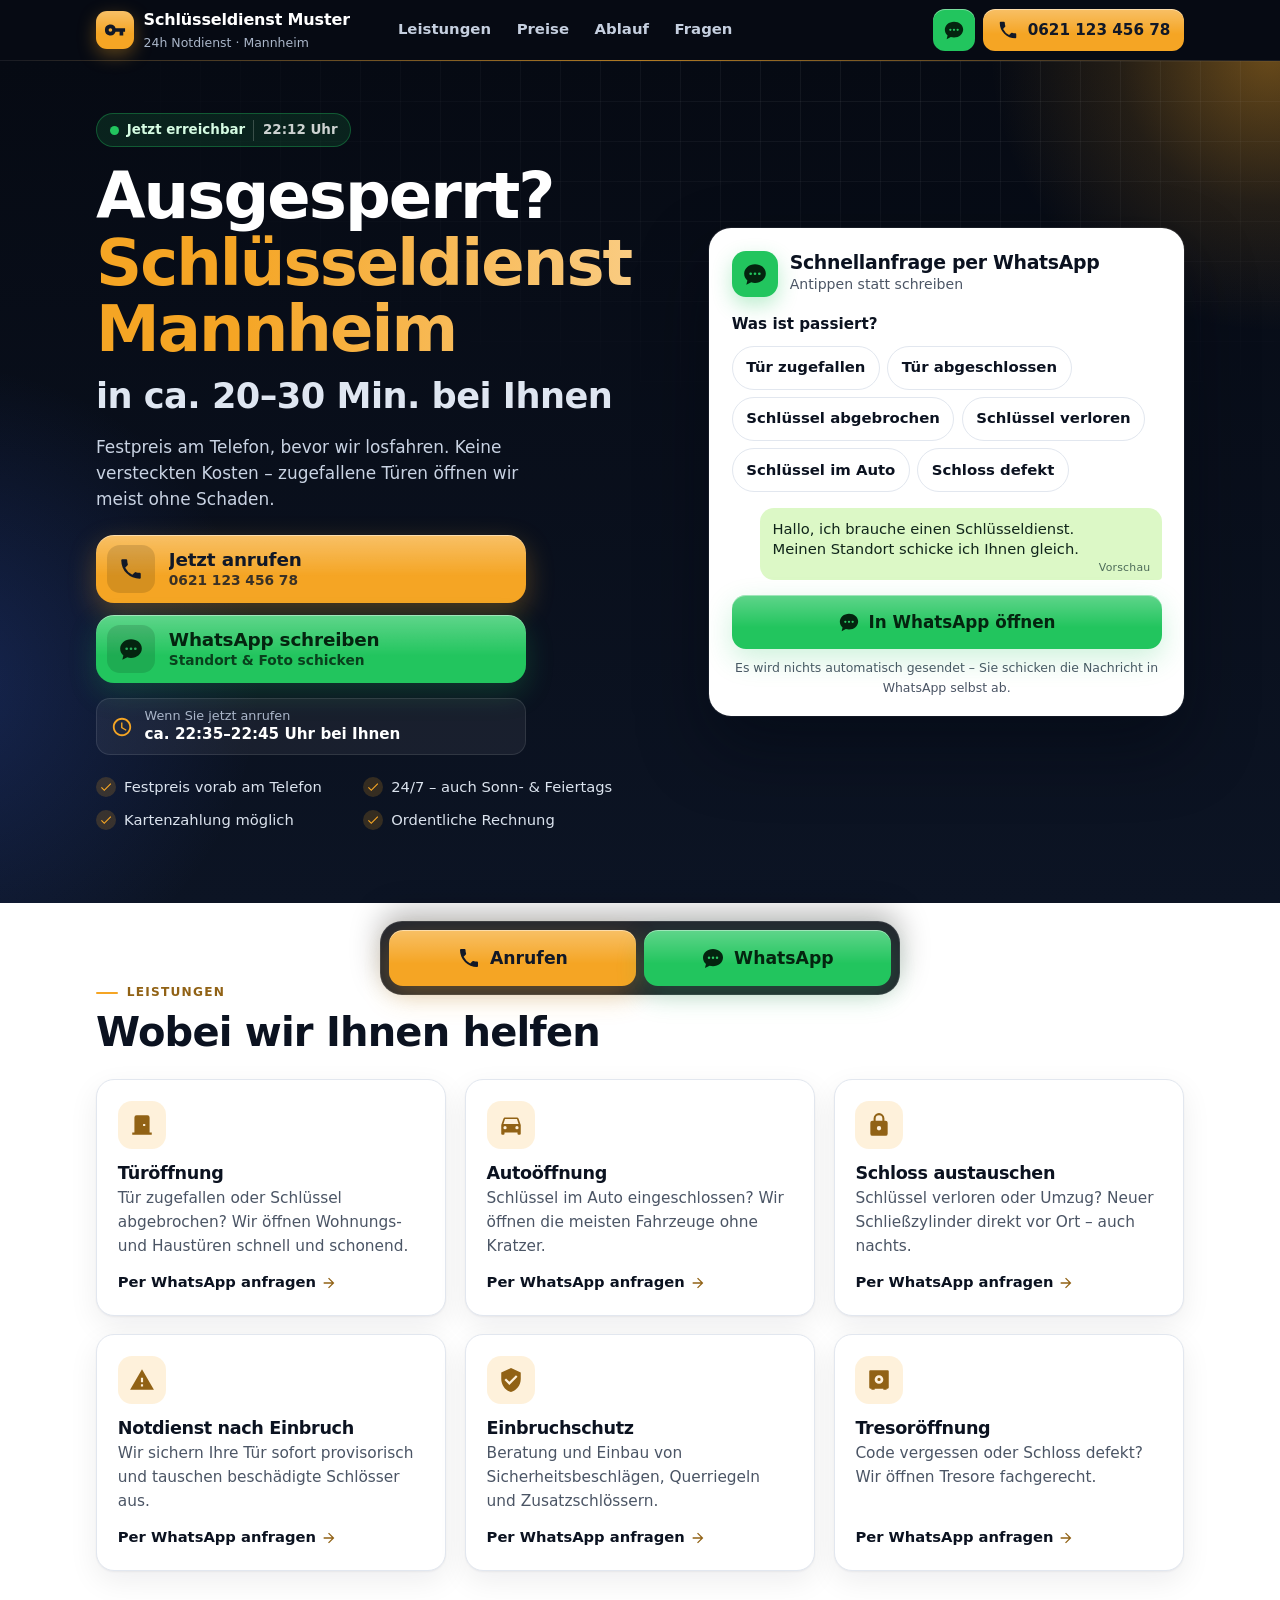
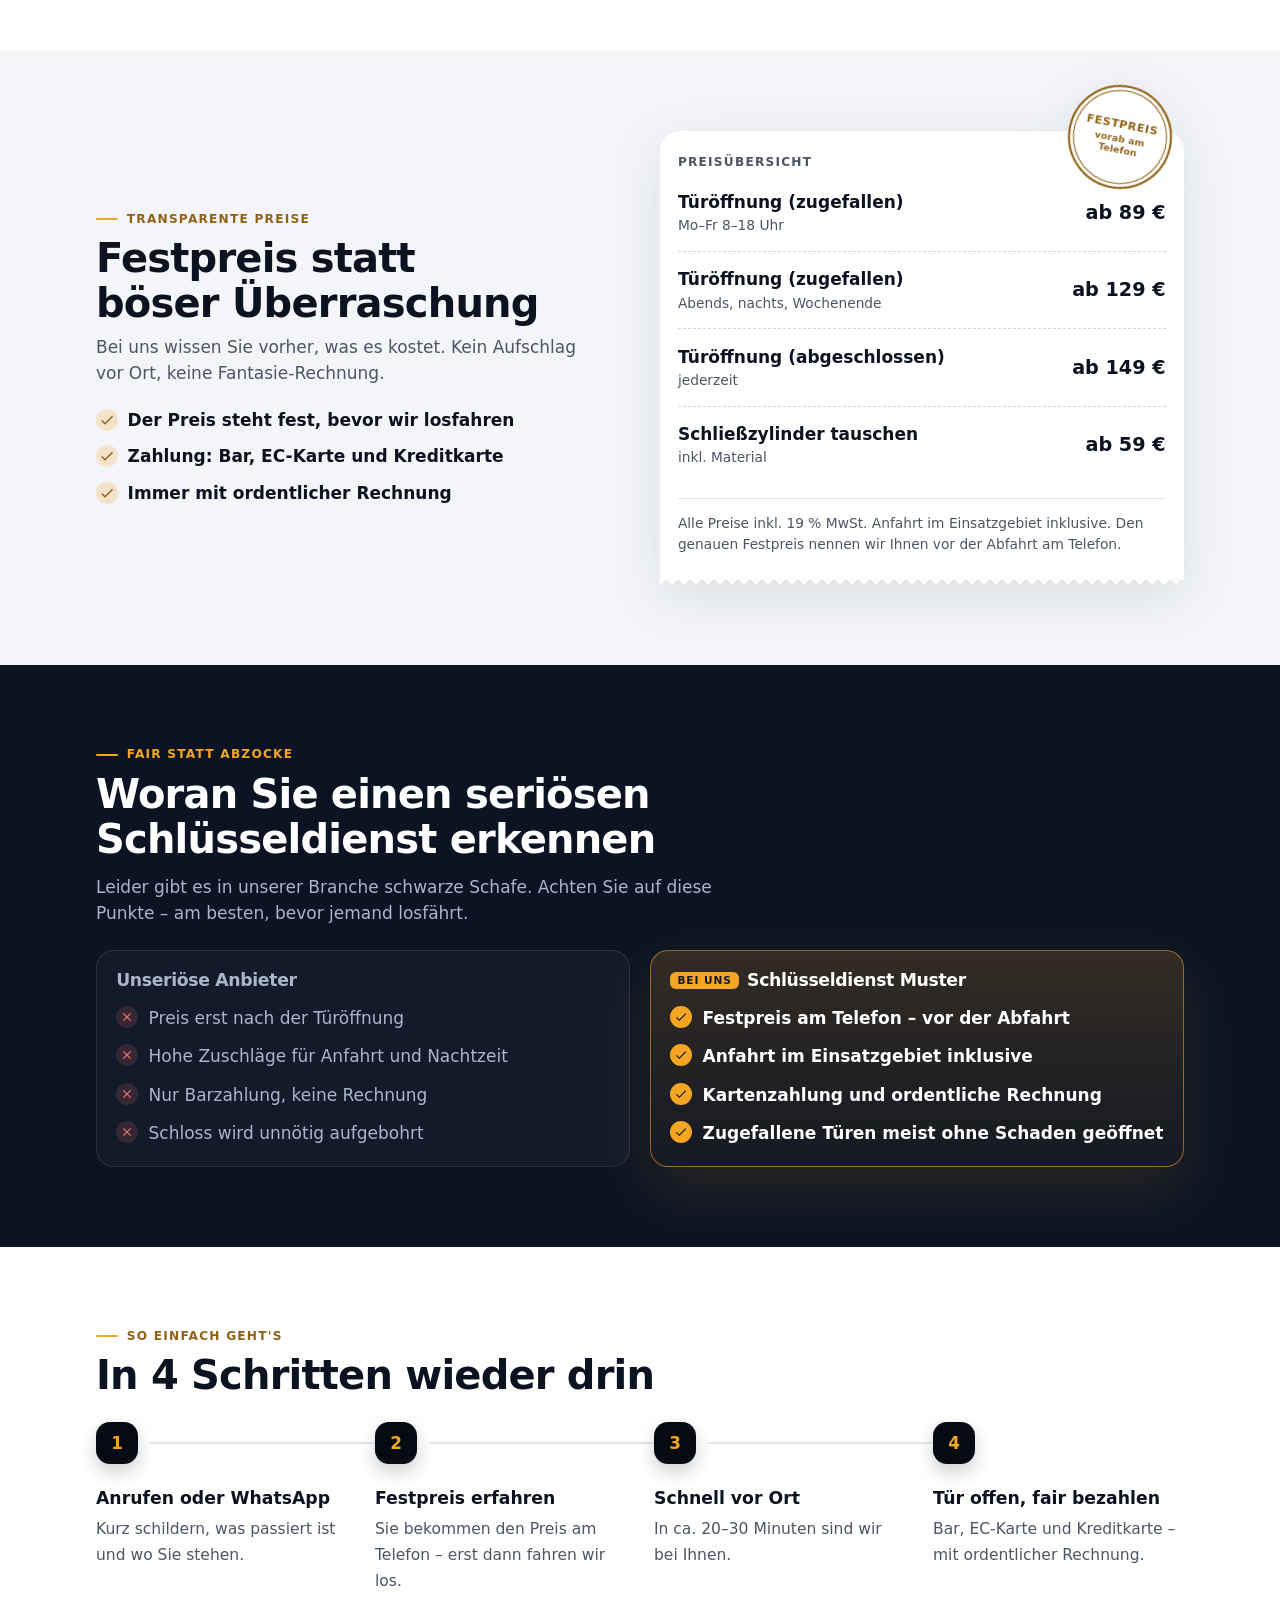
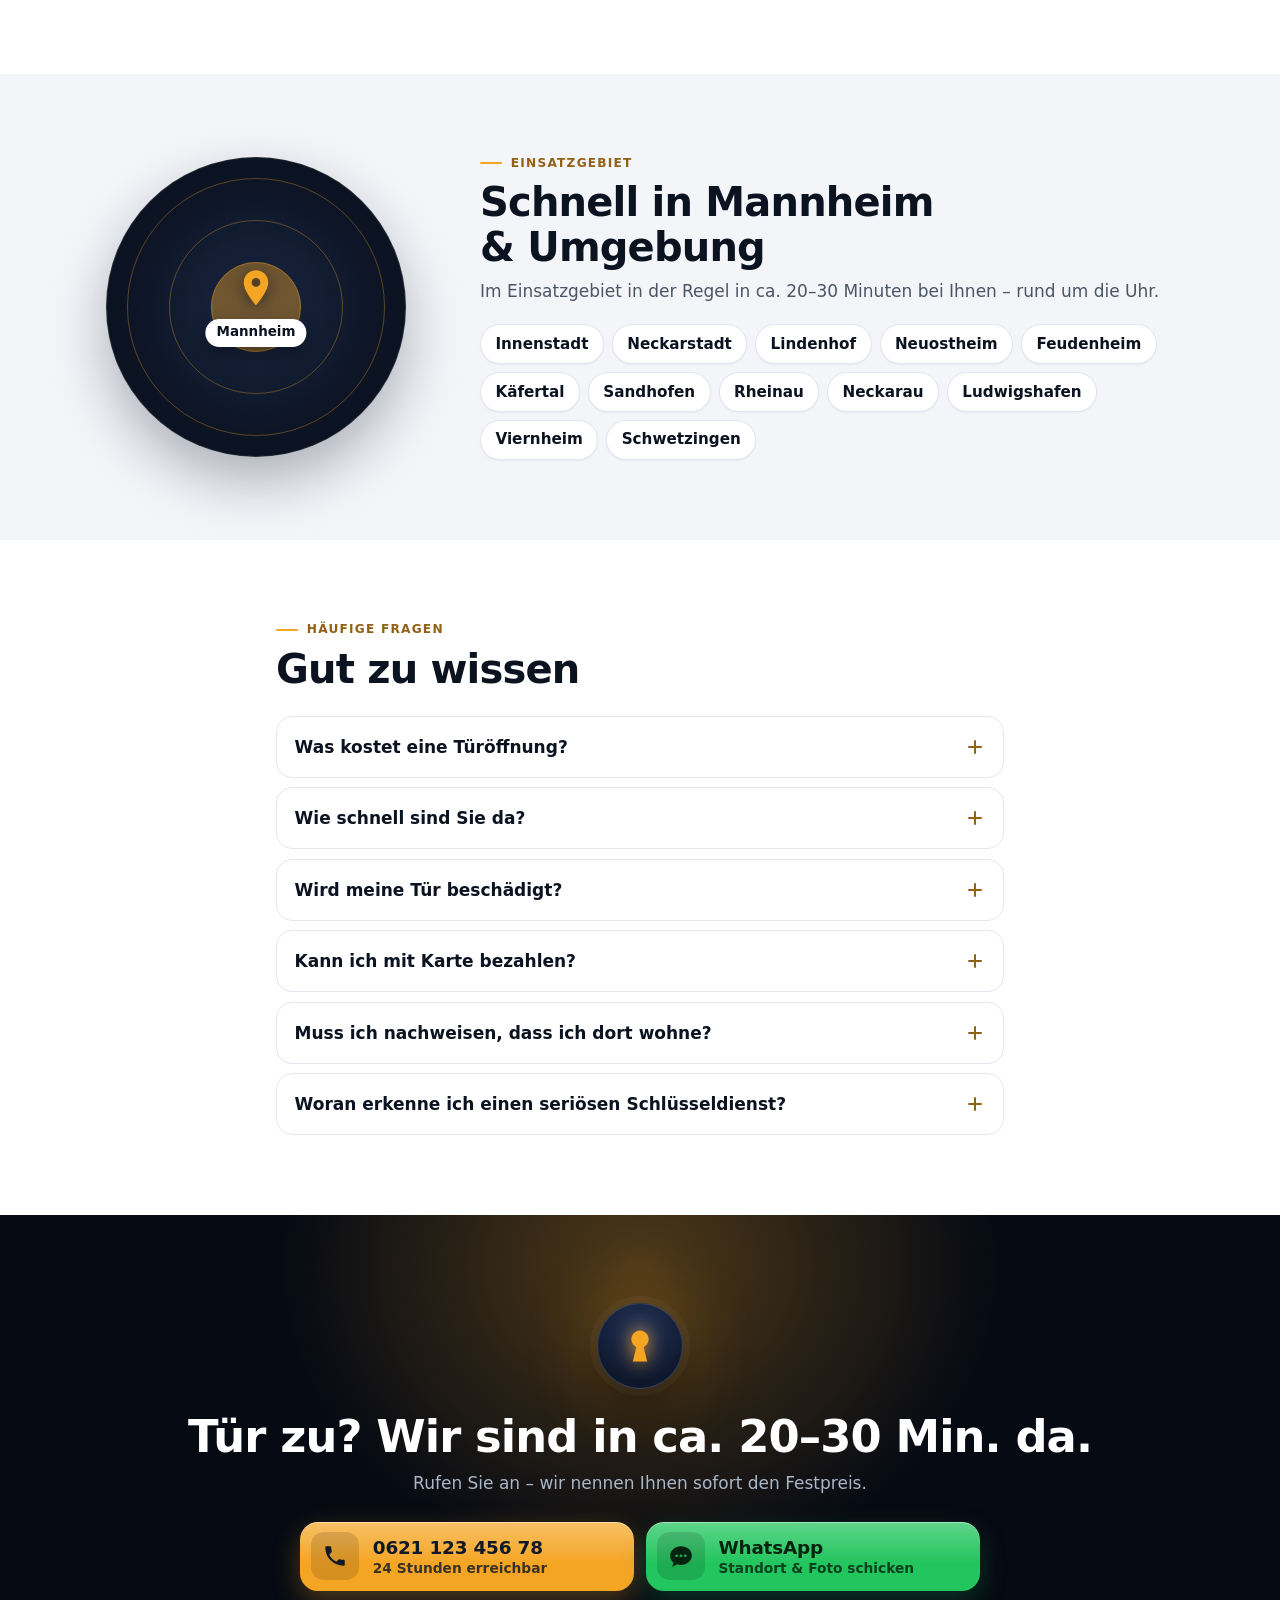
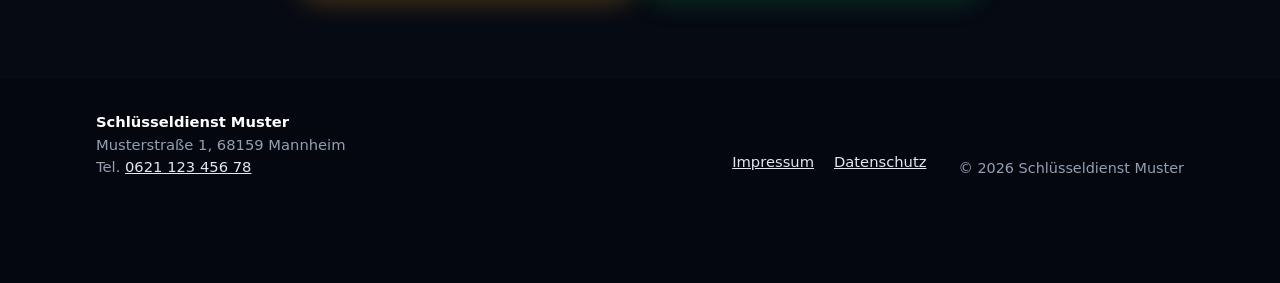
<file: index.html>
<!doctype html>
<html lang="de">
<head>
  <meta charset="utf-8">
  <meta name="viewport" content="width=device-width, initial-scale=1, viewport-fit=cover">
  <!-- Template/Demo: nicht in Google aufnehmen. Beim Kunden-Livegang diese Zeile LÖSCHEN. -->
  <meta name="robots" content="noindex, nofollow">
  <title>Schlüsseldienst 24h Notdienst</title>
  <meta name="description" content="24h Schlüsseldienst – Türöffnung zum Festpreis, schnell vor Ort. Jetzt anrufen oder per WhatsApp schreiben.">
  <meta name="theme-color" content="#060a13">
  <meta name="format-detection" content="telephone=no">
  <!-- Link-Vorschau (WhatsApp & Co.). Beim Kunden-Livegang die Bild-Adresse auf die Kunden-Domain ändern. -->
  <meta property="og:type" content="website">
  <meta property="og:locale" content="de_DE">
  <meta property="og:title" content="24h Schlüsseldienst – Festpreis, schnell vor Ort">
  <meta property="og:description" content="Türöffnung zum Festpreis. Jetzt anrufen oder per WhatsApp schreiben.">
  <meta property="og:image" content="https://mcbebop.github.io/schluesseldienst-demo/og.jpg">
  <meta property="og:image:width" content="1200">
  <meta property="og:image:height" content="630">
  <link rel="icon" href="favicon.svg" type="image/svg+xml">
  <link rel="stylesheet" href="style.css">
  <script src="config.js"></script>
</head>
<body>
  <a class="skip" href="#main">Zum Inhalt springen</a>

  <!-- ===== Vorschau-Streifen (erscheint nur bei personalisierten Demo-Links) ===== -->
  <div class="demobar" id="demobar" hidden>
    <span class="demobar__tag">Vorschau</span>
    <span class="demobar__txt">für <strong data-bind="firma"></strong><span class="demobar__more"> · noch nicht online</span><span class="demobar__more" id="demobar-von"></span></span>
    <a class="demobar__btn" id="demobar-btn" href="#" target="_blank" rel="noopener" hidden>Seite anfragen →</a>
  </div>

  <!-- ===== Kopfleiste (bleibt oben stehen) ===== -->
  <header class="topbar">
    <div class="wrap topbar__in">
      <a class="brand" href="#top" aria-label="Zum Seitenanfang">
        <span class="brand__icon"><svg aria-hidden="true"><use href="#i-key"/></svg></span>
        <span class="brand__txt">
          <strong data-bind="firma">Schlüsseldienst</strong>
          <small>24h Notdienst · <span data-bind="stadt"></span></small>
        </span>
      </a>
      <nav class="topnav" aria-label="Seitenbereiche">
        <a href="#leistungen">Leistungen</a>
        <a href="#preise">Preise</a>
        <a href="#ablauf">Ablauf</a>
        <a href="#faq">Fragen</a>
      </nav>
      <nav class="topbar__actions" aria-label="Kontakt">
        <a class="iconbtn iconbtn--wa" data-href="wa" href="#" target="_blank" rel="noopener" aria-label="WhatsApp schreiben">
          <svg aria-hidden="true"><use href="#i-chat"/></svg>
        </a>
        <a class="btn btn--call btn--sm" data-href="tel" href="#">
          <svg aria-hidden="true"><use href="#i-phone"/></svg>
          <span class="only-lg" data-bind="telefon"></span><span class="only-sm">Anrufen</span>
        </a>
      </nav>
    </div>
  </header>

  <main id="main">
    <!-- ===== Hero ===== -->
    <section class="hero" id="top">
      <div class="hero__bg" aria-hidden="true"><i class="glow glow--a"></i><i class="glow glow--b"></i><i class="gridfx"></i></div>
      <div class="wrap hero__grid">
        <div class="hero__copy">
          <p class="live"><span class="live__dot"></span>Jetzt erreichbar<span class="live__time" data-clock hidden></span></p>
          <h1>
            <span class="h1__q">Ausgesperrt?</span>
            <span class="h1__hl">Schlüsseldienst <span data-bind="stadt"></span></span>
            <span class="h1__sub">in ca. <span data-bind="anfahrtMinuten"></span> Min. bei Ihnen</span>
          </h1>
          <p class="lead" data-bind="heroText"></p>

          <div class="cta" id="hero-cta">
            <a class="btn btn--call btn--xl btn--pulse" data-href="tel" href="#">
              <span class="btn__ico"><svg aria-hidden="true"><use href="#i-phone"/></svg></span>
              <span class="btn__txt"><strong>Jetzt anrufen</strong><small data-bind="telefon"></small></span>
            </a>
            <a class="btn btn--wa btn--xl" data-href="wa" href="#" target="_blank" rel="noopener">
              <span class="btn__ico"><svg aria-hidden="true"><use href="#i-chat"/></svg></span>
              <span class="btn__txt"><strong>WhatsApp schreiben</strong><small>Standort &amp; Foto schicken</small></span>
            </a>
          </div>

          <!-- Rechnet die Anfahrtszeit aus config.js in eine Uhrzeit um -->
          <p class="eta" id="eta" hidden>
            <svg aria-hidden="true"><use href="#i-clock"/></svg>
            <span><small>Wenn Sie jetzt anrufen</small><strong>ca. <span data-eta></span> bei Ihnen</strong></span>
          </p>

          <ul class="trust" data-list="vorteile"></ul>
        </div>

        <!-- ===== Schnellanfrage: baut eine fertige WhatsApp-Nachricht ===== -->
        <aside class="quick" id="anfrage" aria-labelledby="quick-h">
          <header class="quick__head">
            <span class="quick__icon"><svg aria-hidden="true"><use href="#i-chat"/></svg></span>
            <div>
              <h2 id="quick-h">Schnellanfrage per WhatsApp</h2>
              <p>Antippen statt schreiben</p>
            </div>
          </header>

          <div class="quick__step" id="quick-was">
            <p class="quick__label">Was ist passiert?</p>
            <div class="pick" data-list="situationen" role="group" aria-label="Was ist passiert?"></div>
          </div>

          <div class="bubble" aria-label="Vorschau Ihrer Nachricht">
            <p id="quick-preview"></p>
            <span class="bubble__meta">Vorschau</span>
          </div>

          <a class="btn btn--wa btn--block" id="quick-send" href="#" target="_blank" rel="noopener">
            <svg aria-hidden="true"><use href="#i-chat"/></svg>
            In WhatsApp öffnen
          </a>
          <p class="quick__fine">Es wird nichts automatisch gesendet – Sie schicken die Nachricht in WhatsApp selbst ab.</p>
        </aside>
      </div>
    </section>

    <!-- ===== Leistungen ===== -->
    <section class="sec sec--first" id="leistungen">
      <div class="wrap">
        <header class="sec__head">
          <p class="eyebrow">Leistungen</p>
          <h2>Wobei wir Ihnen helfen</h2>
        </header>
        <div class="grid" data-list="leistungen"></div>
      </div>
    </section>

    <!-- ===== Preise ===== -->
    <section class="sec sec--soft" id="preise">
      <div class="wrap split">
        <div class="split__txt">
          <p class="eyebrow">Transparente Preise</p>
          <h2>Festpreis statt böser Überraschung</h2>
          <p class="muted">Bei uns wissen Sie vorher, was es kostet. Kein Aufschlag vor Ort, keine Fantasie-Rechnung.</p>
          <ul class="ticks">
            <li><svg aria-hidden="true"><use href="#i-check"/></svg><span>Der Preis steht fest, bevor wir losfahren</span></li>
            <li><svg aria-hidden="true"><use href="#i-check"/></svg><span>Zahlung: <span data-bind="zahlungsarten"></span></span></li>
            <li><svg aria-hidden="true"><use href="#i-check"/></svg><span>Immer mit ordentlicher Rechnung</span></li>
          </ul>
        </div>
        <div class="receipt">
          <div class="stamp" aria-hidden="true"><b>Festpreis</b><small>vorab am Telefon</small></div>
          <p class="receipt__title">Preisübersicht</p>
          <div class="prices" data-list="preise"></div>
          <p class="receipt__note" data-bind="preisHinweis"></p>
        </div>
      </div>
    </section>

    <!-- ===== Fair-Check (nur sichtbar, wenn in config.js gefüllt) ===== -->
    <section class="sec sec--night" id="fair" hidden>
      <div class="wrap">
        <header class="sec__head">
          <p class="eyebrow">Fair statt Abzocke</p>
          <h2>Woran Sie einen seriösen Schlüsseldienst erkennen</h2>
          <p class="sec__sub">Leider gibt es in unserer Branche schwarze Schafe. Achten Sie auf diese Punkte – am besten, bevor jemand losfährt.</p>
        </header>
        <div class="versus">
          <div class="versus__col versus__col--bad">
            <h3>Unseriöse Anbieter</h3>
            <ul data-list="fair.unserioes"></ul>
          </div>
          <div class="versus__col versus__col--good">
            <h3><span class="versus__badge">Bei uns</span><span data-bind="firma"></span></h3>
            <ul data-list="fair.wir"></ul>
          </div>
        </div>
      </div>
    </section>

    <!-- ===== Ablauf ===== -->
    <section class="sec" id="ablauf">
      <div class="wrap">
        <header class="sec__head">
          <p class="eyebrow">So einfach geht's</p>
          <h2>In 4 Schritten wieder drin</h2>
        </header>
        <ol class="steps">
          <li><strong>Anrufen oder WhatsApp</strong><span>Kurz schildern, was passiert ist und wo Sie stehen.</span></li>
          <li><strong>Festpreis erfahren</strong><span>Sie bekommen den Preis am Telefon – erst dann fahren wir los.</span></li>
          <li><strong>Schnell vor Ort</strong><span>In ca. <span data-bind="anfahrtMinuten"></span> Minuten sind wir bei Ihnen.</span></li>
          <li><strong>Tür offen, fair bezahlen</strong><span><span data-bind="zahlungsarten"></span> – mit ordentlicher Rechnung.</span></li>
        </ol>
      </div>
    </section>

    <!-- ===== Einsatzgebiet ===== -->
    <section class="sec sec--soft" id="gebiet">
      <div class="wrap area">
        <div class="radar" aria-hidden="true">
          <i></i><i></i><i></i>
          <span class="radar__pulse"></span>
          <span class="radar__pin"><svg><use href="#i-pin"/></svg></span>
          <span class="radar__label" data-bind="stadt"></span>
        </div>
        <div class="area__txt">
          <p class="eyebrow">Einsatzgebiet</p>
          <h2>Schnell in <span data-bind="stadt"></span> &amp; Umgebung</h2>
          <p class="muted">Im Einsatzgebiet in der Regel in ca. <span data-bind="anfahrtMinuten"></span> Minuten bei Ihnen – rund um die Uhr.</p>
          <ul class="chips" data-list="einsatzgebiet"></ul>
        </div>
      </div>
    </section>

    <!-- ===== Bewertungen (nur sichtbar, wenn in config.js eingetragen) ===== -->
    <section class="sec" id="bewertungen" hidden>
      <div class="wrap">
        <header class="sec__head">
          <p class="eyebrow">Bewertungen</p>
          <h2>Das sagen unsere Kunden</h2>
        </header>
        <div class="grid" data-list="bewertungen"></div>
        <p class="center more"><a class="link" data-href="google" href="#" target="_blank" rel="noopener" hidden>Alle Bewertungen auf Google ansehen →</a></p>
      </div>
    </section>

    <!-- ===== FAQ ===== -->
    <section class="sec" id="faq">
      <div class="wrap wrap--narrow">
        <header class="sec__head">
          <p class="eyebrow">Häufige Fragen</p>
          <h2>Gut zu wissen</h2>
        </header>
        <div class="faq">
          <details>
            <summary>Was kostet eine Türöffnung?</summary>
            <p>Die Preise oben sind Richtwerte. Den genauen Festpreis nennen wir Ihnen am Telefon, bevor wir losfahren – daran ändert sich vor Ort nichts, solange die Situation so ist wie beschrieben.</p>
          </details>
          <details>
            <summary>Wie schnell sind Sie da?</summary>
            <p>Im Einsatzgebiet in der Regel in ca. <span data-bind="anfahrtMinuten"></span> Minuten – rund um die Uhr, auch nachts und an Feiertagen.</p>
          </details>
          <details>
            <summary>Wird meine Tür beschädigt?</summary>
            <p>Eine nur zugefallene Tür öffnen wir fast immer ohne Schaden. Ist sie abgeschlossen, muss manchmal der Zylinder getauscht werden – das besprechen wir vorher mit Ihnen.</p>
          </details>
          <details>
            <summary>Kann ich mit Karte bezahlen?</summary>
            <p>Ja. Sie können mit <span data-bind="zahlungsarten"></span> bezahlen und erhalten immer eine ordentliche Rechnung.</p>
          </details>
          <details>
            <summary>Muss ich nachweisen, dass ich dort wohne?</summary>
            <p>Ja – zu Ihrer eigenen Sicherheit. Nach der Öffnung zeigen Sie uns bitte Ausweis oder Meldebescheinigung.</p>
          </details>
          <details>
            <summary>Woran erkenne ich einen seriösen Schlüsseldienst?</summary>
            <p>Echte Adresse vor Ort, Festpreis vor der Anfahrt, Kartenzahlung und eine ordentliche Rechnung. Unterschreiben Sie nichts, bevor der Preis klar ist.</p>
          </details>
        </div>
      </div>
    </section>

    <!-- ===== Abschluss-CTA ===== -->
    <section class="final">
      <div class="wrap center">
        <div class="lockplate" aria-hidden="true"><svg viewBox="0 0 100 106"><path d="M40 55.8 30 96h40L60 55.8A24 24 0 1 0 40 55.8Z"/></svg></div>
        <h2>Tür zu? Wir sind in ca. <span data-bind="anfahrtMinuten"></span> Min. da.</h2>
        <p>Rufen Sie an – wir nennen Ihnen sofort den Festpreis.</p>
        <div class="final__cta">
          <a class="btn btn--call btn--xl" data-href="tel" href="#">
            <span class="btn__ico"><svg aria-hidden="true"><use href="#i-phone"/></svg></span>
            <span class="btn__txt"><strong data-bind="telefon"></strong><small>24 Stunden erreichbar</small></span>
          </a>
          <a class="btn btn--wa btn--xl" data-href="wa" href="#" target="_blank" rel="noopener">
            <span class="btn__ico"><svg aria-hidden="true"><use href="#i-chat"/></svg></span>
            <span class="btn__txt"><strong>WhatsApp</strong><small>Standort &amp; Foto schicken</small></span>
          </a>
        </div>
      </div>
    </section>
  </main>

  <!-- ===== Footer ===== -->
  <footer class="footer">
    <div class="wrap footer__in">
      <div>
        <strong data-bind="firma"></strong><br>
        <span data-bind="adresse.strasse"></span>, <span data-bind="adresse.plz"></span> <span data-bind="adresse.ort"></span><br>
        Tel. <a data-href="tel" href="#" data-bind="telefon"></a>
      </div>
      <nav class="footer__links" aria-label="Rechtliches">
        <a href="impressum.html" data-keep>Impressum</a>
        <a href="datenschutz.html" data-keep>Datenschutz</a>
      </nav>
      <p class="small">© <span data-bind="jahr"></span> <span data-bind="firma"></span></p>
    </div>
  </footer>

  <!-- ===== Kontaktleiste unten (erscheint beim Scrollen) ===== -->
  <div class="actionbar" role="region" aria-label="Schnellkontakt">
    <a class="btn btn--call" data-href="tel" href="#">
      <svg aria-hidden="true"><use href="#i-phone"/></svg> Anrufen
    </a>
    <a class="btn btn--wa" data-href="wa" href="#" target="_blank" rel="noopener">
      <svg aria-hidden="true"><use href="#i-chat"/></svg> WhatsApp
    </a>
  </div>

  <script src="app.js"></script>
</body>
</html>
</file>
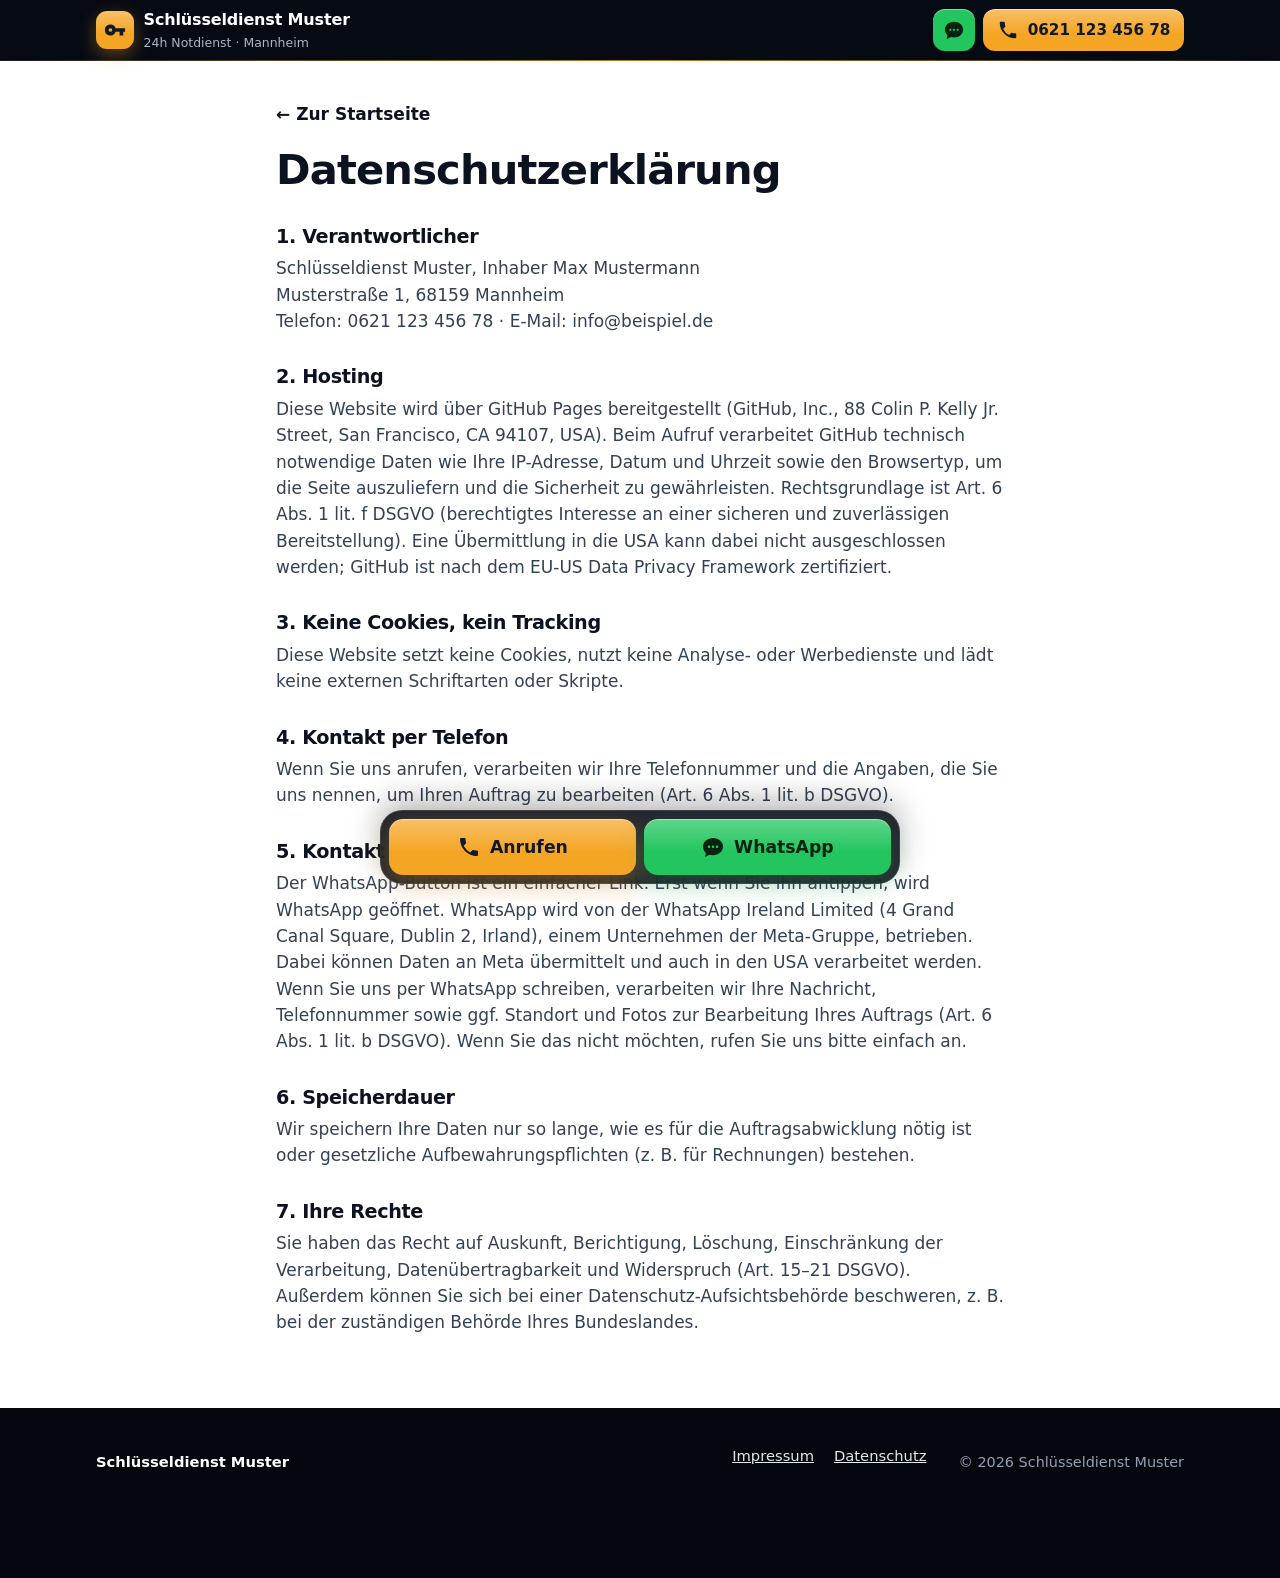
<file: datenschutz.html>
<!doctype html>
<html lang="de">
<head>
  <meta charset="utf-8">
  <meta name="viewport" content="width=device-width, initial-scale=1, viewport-fit=cover">
  <meta name="robots" content="noindex, nofollow">
  <title>Datenschutz</title>
  <meta name="theme-color" content="#060a13">
  <meta name="format-detection" content="telephone=no">
  <link rel="icon" href="favicon.svg" type="image/svg+xml">
  <link rel="stylesheet" href="style.css">
  <script src="config.js"></script>
</head>
<!-- MUSTER-DATENSCHUTZERKLÄRUNG: vor Livegang prüfen bzw. mit einem Generator für den Kunden erstellen. -->
<body data-page="Datenschutz">
  <div class="demobar" id="demobar" hidden>
    <span class="demobar__tag">Vorschau</span>
    <span class="demobar__txt">für <strong data-bind="firma"></strong><span class="demobar__more"> · noch nicht online</span><span class="demobar__more" id="demobar-von"></span></span>
    <a class="demobar__btn" id="demobar-btn" href="#" target="_blank" rel="noopener" hidden>Seite anfragen →</a>
  </div>

  <header class="topbar">
    <div class="wrap topbar__in">
      <a class="brand" href="index.html" data-keep>
        <span class="brand__icon"><svg aria-hidden="true"><use href="#i-key"/></svg></span>
        <span class="brand__txt"><strong data-bind="firma">Schlüsseldienst</strong><small>24h Notdienst · <span data-bind="stadt"></span></small></span>
      </a>
      <nav class="topbar__actions" aria-label="Kontakt">
        <a class="iconbtn iconbtn--wa" data-href="wa" href="#" target="_blank" rel="noopener" aria-label="WhatsApp schreiben"><svg aria-hidden="true"><use href="#i-chat"/></svg></a>
        <a class="btn btn--call btn--sm" data-href="tel" href="#"><svg aria-hidden="true"><use href="#i-phone"/></svg><span class="only-lg" data-bind="telefon"></span><span class="only-sm">Anrufen</span></a>
      </nav>
    </div>
  </header>

  <main class="legal" id="main">
    <div class="wrap wrap--narrow">
      <a class="back" href="index.html" data-keep>← Zur Startseite</a>
      <h1>Datenschutzerklärung</h1>

      <p class="demo-note" data-demo-note hidden><strong>Vorschau:</strong> Die Angaben auf dieser Seite sind Platzhalter. Vor der Veröffentlichung werden sie durch die echten Daten des Betriebs ersetzt.</p>

      <h2>1. Verantwortlicher</h2>
      <p>
        <span data-bind="firma"></span>, Inhaber <span data-bind="inhaber"></span><br>
        <span data-bind="adresse.strasse"></span>, <span data-bind="adresse.plz"></span> <span data-bind="adresse.ort"></span><br>
        Telefon: <span data-bind="telefon"></span> · E-Mail: <span data-bind="email"></span>
      </p>

      <h2>2. Hosting</h2>
      <p data-hosting="cloudflare">Diese Website wird über Cloudflare Pages bereitgestellt (Cloudflare, Inc., 101 Townsend St., San Francisco, CA 94107, USA). Beim Aufruf verarbeitet Cloudflare technisch notwendige Daten wie Ihre IP-Adresse, Datum und Uhrzeit sowie den Browsertyp, um die Seite schnell und sicher auszuliefern und Angriffe abzuwehren. Rechtsgrundlage ist Art. 6 Abs. 1 lit. f DSGVO (berechtigtes Interesse an einer sicheren und zuverlässigen Bereitstellung). Eine Übermittlung in die USA kann dabei nicht ausgeschlossen werden; Cloudflare ist nach dem EU-US Data Privacy Framework zertifiziert. Mit Cloudflare besteht ein Auftragsverarbeitungsvertrag.</p>
      <p data-hosting="github">Diese Website wird über GitHub Pages bereitgestellt (GitHub, Inc., 88 Colin P. Kelly Jr. Street, San Francisco, CA 94107, USA). Beim Aufruf verarbeitet GitHub technisch notwendige Daten wie Ihre IP-Adresse, Datum und Uhrzeit sowie den Browsertyp, um die Seite auszuliefern und die Sicherheit zu gewährleisten. Rechtsgrundlage ist Art. 6 Abs. 1 lit. f DSGVO (berechtigtes Interesse an einer sicheren und zuverlässigen Bereitstellung). Eine Übermittlung in die USA kann dabei nicht ausgeschlossen werden; GitHub ist nach dem EU-US Data Privacy Framework zertifiziert.</p>

      <h2>3. Keine Cookies, kein Tracking</h2>
      <p>Diese Website setzt keine Cookies, nutzt keine Analyse- oder Werbedienste und lädt keine externen Schriftarten oder Skripte.</p>

      <h2>4. Kontakt per Telefon</h2>
      <p>Wenn Sie uns anrufen, verarbeiten wir Ihre Telefonnummer und die Angaben, die Sie uns nennen, um Ihren Auftrag zu bearbeiten (Art. 6 Abs. 1 lit. b DSGVO).</p>

      <h2>5. Kontakt per WhatsApp</h2>
      <p>Der WhatsApp-Button ist ein einfacher Link. Erst wenn Sie ihn antippen, wird WhatsApp geöffnet. WhatsApp wird von der WhatsApp Ireland Limited (4 Grand Canal Square, Dublin 2, Irland), einem Unternehmen der Meta-Gruppe, betrieben. Dabei können Daten an Meta übermittelt und auch in den USA verarbeitet werden. Wenn Sie uns per WhatsApp schreiben, verarbeiten wir Ihre Nachricht, Telefonnummer sowie ggf. Standort und Fotos zur Bearbeitung Ihres Auftrags (Art. 6 Abs. 1 lit. b DSGVO). Wenn Sie das nicht möchten, rufen Sie uns bitte einfach an.</p>

      <h2>6. Speicherdauer</h2>
      <p>Wir speichern Ihre Daten nur so lange, wie es für die Auftragsabwicklung nötig ist oder gesetzliche Aufbewahrungspflichten (z. B. für Rechnungen) bestehen.</p>

      <h2>7. Ihre Rechte</h2>
      <p>Sie haben das Recht auf Auskunft, Berichtigung, Löschung, Einschränkung der Verarbeitung, Datenübertragbarkeit und Widerspruch (Art. 15–21 DSGVO). Außerdem können Sie sich bei einer Datenschutz-Aufsichtsbehörde beschweren, z. B. bei der zuständigen Behörde Ihres Bundeslandes.</p>
    </div>
  </main>

  <footer class="footer">
    <div class="wrap footer__in">
      <div><strong data-bind="firma"></strong></div>
      <nav class="footer__links" aria-label="Rechtliches">
        <a href="impressum.html" data-keep>Impressum</a>
        <a href="datenschutz.html" data-keep>Datenschutz</a>
      </nav>
      <p class="small">© <span data-bind="jahr"></span> <span data-bind="firma"></span></p>
    </div>
  </footer>

  <div class="actionbar" role="region" aria-label="Schnellkontakt">
    <a class="btn btn--call" data-href="tel" href="#"><svg aria-hidden="true"><use href="#i-phone"/></svg> Anrufen</a>
    <a class="btn btn--wa" data-href="wa" href="#" target="_blank" rel="noopener"><svg aria-hidden="true"><use href="#i-chat"/></svg> WhatsApp</a>
  </div>

  <script src="app.js"></script>
</body>
</html>
</file>
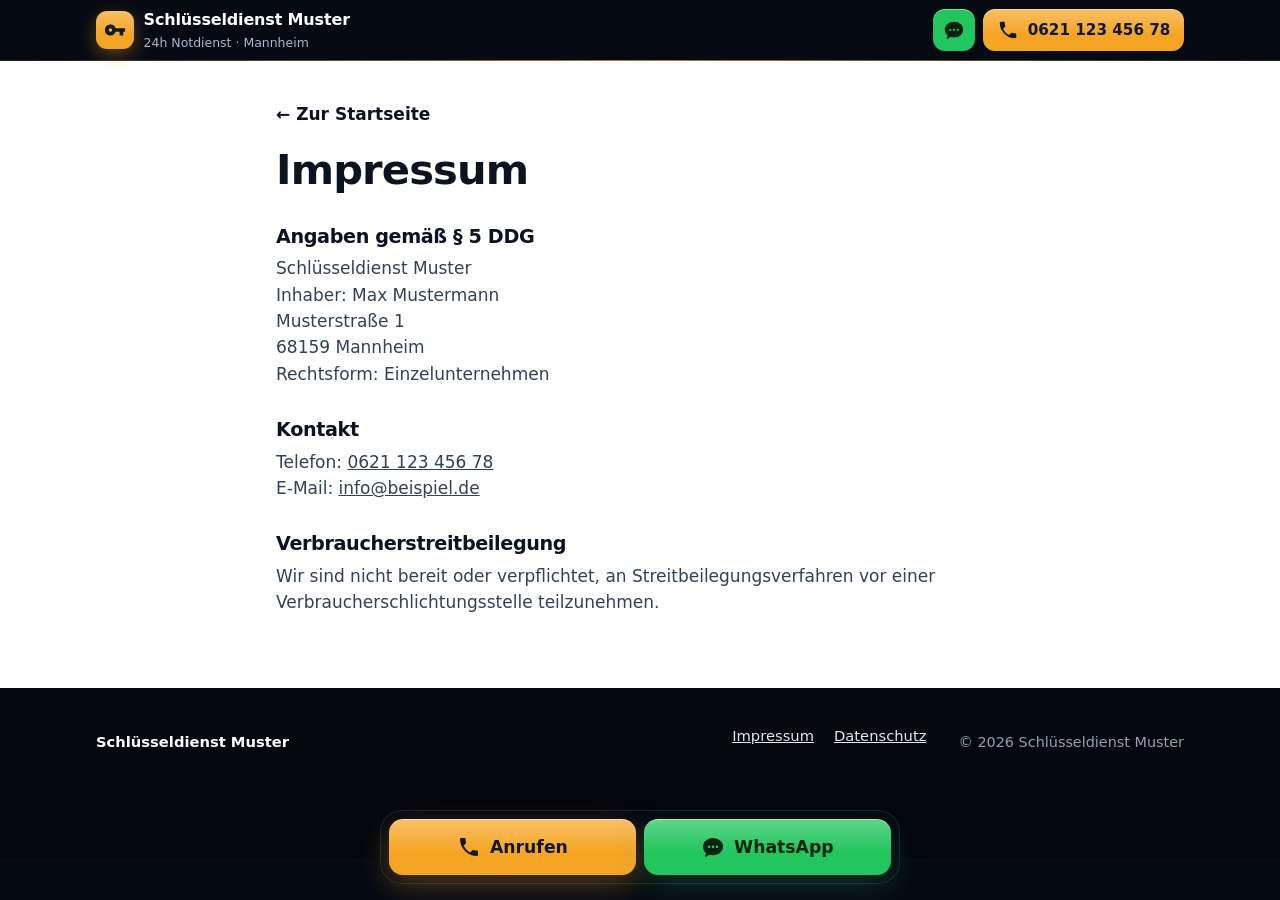
<file: impressum.html>
<!doctype html>
<html lang="de">
<head>
  <meta charset="utf-8">
  <meta name="viewport" content="width=device-width, initial-scale=1, viewport-fit=cover">
  <meta name="robots" content="noindex, nofollow">
  <title>Impressum</title>
  <meta name="theme-color" content="#060a13">
  <meta name="format-detection" content="telephone=no">
  <link rel="icon" href="favicon.svg" type="image/svg+xml">
  <link rel="stylesheet" href="style.css">
  <script src="config.js"></script>
</head>
<!-- MUSTER-IMPRESSUM: vor Livegang mit den echten Daten des Kunden prüfen (§ 5 DDG). -->
<body data-page="Impressum">
  <div class="demobar" id="demobar" hidden>
    <span class="demobar__tag">Vorschau</span>
    <span class="demobar__txt">für <strong data-bind="firma"></strong><span class="demobar__more"> · noch nicht online</span><span class="demobar__more" id="demobar-von"></span></span>
    <a class="demobar__btn" id="demobar-btn" href="#" target="_blank" rel="noopener" hidden>Seite anfragen →</a>
  </div>

  <header class="topbar">
    <div class="wrap topbar__in">
      <a class="brand" href="index.html" data-keep>
        <span class="brand__icon"><svg aria-hidden="true"><use href="#i-key"/></svg></span>
        <span class="brand__txt"><strong data-bind="firma">Schlüsseldienst</strong><small>24h Notdienst · <span data-bind="stadt"></span></small></span>
      </a>
      <nav class="topbar__actions" aria-label="Kontakt">
        <a class="iconbtn iconbtn--wa" data-href="wa" href="#" target="_blank" rel="noopener" aria-label="WhatsApp schreiben"><svg aria-hidden="true"><use href="#i-chat"/></svg></a>
        <a class="btn btn--call btn--sm" data-href="tel" href="#"><svg aria-hidden="true"><use href="#i-phone"/></svg><span class="only-lg" data-bind="telefon"></span><span class="only-sm">Anrufen</span></a>
      </nav>
    </div>
  </header>

  <main class="legal" id="main">
    <div class="wrap wrap--narrow">
      <a class="back" href="index.html" data-keep>← Zur Startseite</a>
      <h1>Impressum</h1>

      <p class="demo-note" data-demo-note hidden><strong>Vorschau:</strong> Die Angaben auf dieser Seite sind Platzhalter. Vor der Veröffentlichung werden sie durch die echten Daten des Betriebs ersetzt.</p>

      <h2>Angaben gemäß § 5 DDG</h2>
      <p>
        <span data-bind="firma"></span><br>
        Inhaber: <span data-bind="inhaber"></span><br>
        <span data-bind="adresse.strasse"></span><br>
        <span data-bind="adresse.plz"></span> <span data-bind="adresse.ort"></span><br>
        Rechtsform: <span data-bind="impressum.rechtsform"></span>
      </p>

      <h2>Kontakt</h2>
      <p>
        Telefon: <a data-href="tel" href="#" data-bind="telefon"></a><br>
        E-Mail: <a data-href="mail" href="#" data-bind="email"></a>
      </p>

      <div data-if="impressum.ustId">
        <h2>Umsatzsteuer-ID</h2>
        <p>Umsatzsteuer-Identifikationsnummer gemäß § 27a UStG: <span data-bind="impressum.ustId"></span></p>
      </div>

      <div data-if="impressum.handelsregister">
        <h2>Registereintrag</h2>
        <p data-bind="impressum.handelsregister"></p>
      </div>

      <div data-if="impressum.kammer">
        <h2>Zuständige Kammer</h2>
        <p data-bind="impressum.kammer"></p>
      </div>

      <div data-if="impressum.berufsbezeichnung">
        <h2>Berufsbezeichnung</h2>
        <p data-bind="impressum.berufsbezeichnung"></p>
      </div>

      <h2>Verbraucherstreitbeilegung</h2>
      <p>Wir sind nicht bereit oder verpflichtet, an Streitbeilegungsverfahren vor einer Verbraucherschlichtungsstelle teilzunehmen.</p>
    </div>
  </main>

  <footer class="footer">
    <div class="wrap footer__in">
      <div><strong data-bind="firma"></strong></div>
      <nav class="footer__links" aria-label="Rechtliches">
        <a href="impressum.html" data-keep>Impressum</a>
        <a href="datenschutz.html" data-keep>Datenschutz</a>
      </nav>
      <p class="small">© <span data-bind="jahr"></span> <span data-bind="firma"></span></p>
    </div>
  </footer>

  <div class="actionbar" role="region" aria-label="Schnellkontakt">
    <a class="btn btn--call" data-href="tel" href="#"><svg aria-hidden="true"><use href="#i-phone"/></svg> Anrufen</a>
    <a class="btn btn--wa" data-href="wa" href="#" target="_blank" rel="noopener"><svg aria-hidden="true"><use href="#i-chat"/></svg> WhatsApp</a>
  </div>

  <script src="app.js"></script>
</body>
</html>
</file>
<file: style.css>
/* =========================================================================
   Schlüsseldienst Template – mobile first, keine externen Fonts/Skripte
   ========================================================================= */
:root {
  /* Akzentfarbe: kommt aus config.js – app.js berechnet daraus alle --accent-Werte */
  --accent: #f5a524;
  --accent-rgb: 245, 165, 36;
  --accent-ink: #111827;      /* Text AUF der Akzentfarbe */
  --accent-hi: #f5a524;       /* Akzent als Text auf dunklem Grund */
  --accent-2: #fbd898;        /* hellere Stufe für Verläufe */
  --accent-lo: #8f5d0c;       /* Akzent als Text auf hellem Grund */

  --wa: #22c55e;              /* WhatsApp-Grün – bleibt immer grün */
  --wa-rgb: 34, 197, 94;
  --wa-ink: #04240f;

  --ink: #0b1220;
  --muted: #4b5565;
  --bg: #ffffff;
  --soft: #f3f5f9;
  --line: #e2e7ef;

  --night: #060a13;
  --night-2: #0c1424;
  --night-3: #131e35;
  --night-line: rgba(255, 255, 255, .1);
  --night-muted: #aab6c9;

  --radius: 18px;
  --bar-h: 72px;
  --top-h: 60px;
  --shadow: 0 1px 2px rgba(11, 18, 32, .05), 0 10px 30px rgba(11, 18, 32, .07);
  --ease: cubic-bezier(.2, .7, .2, 1);
  --font: system-ui, -apple-system, "Segoe UI", Roboto, "Helvetica Neue", Arial, sans-serif;
}

*, *::before, *::after { box-sizing: border-box; }
html { -webkit-text-size-adjust: 100%; scroll-behavior: smooth; background: var(--night); }
body {
  margin: 0;
  font-family: var(--font);
  font-size: 17px;
  line-height: 1.55;
  color: var(--ink);
  background: var(--bg);
  -webkit-font-smoothing: antialiased;
}
img, svg { display: block; max-width: 100%; }
a { color: inherit; }
h1, h2, h3 { line-height: 1.12; margin: 0 0 .5rem; letter-spacing: -.02em; }
h1, h2 { text-wrap: balance; }
h2 { font-size: clamp(1.7rem, 6.4vw, 2.5rem); font-weight: 800; }
p { margin: 0 0 1rem; }
[data-bind="anfahrtMinuten"], [data-eta] { white-space: nowrap; }   /* „20–30" nie umbrechen */
[hidden] { display: none !important; }
section[id], main[id], aside[id] { scroll-margin-top: calc(var(--top-h) + 12px); }

.wrap { width: 100%; max-width: 1120px; margin: 0 auto; padding: 0 16px; }
.wrap--narrow { max-width: 760px; }
.center { text-align: center; }
.muted { color: var(--muted); }
.small { font-size: .9rem; }

.skip { position: absolute; left: -999px; top: 8px; background: #fff; color: var(--ink); padding: .5rem 1rem; z-index: 100; border-radius: 8px; }
.skip:focus { left: 8px; }

:focus-visible { outline: 3px solid var(--accent); outline-offset: 3px; border-radius: 8px; }

/* ---------- Buttons ---------- */
.btn {
  position: relative;
  display: inline-flex; align-items: center; justify-content: center; gap: .55rem;
  min-height: 48px; padding: .7rem 1.1rem;
  border: 0; border-radius: 14px;
  font: inherit; font-weight: 700; text-decoration: none; line-height: 1.2;
  cursor: pointer; -webkit-tap-highlight-color: transparent;
  transition: transform .15s ease, filter .15s ease, box-shadow .2s ease;
}
.btn:active { transform: scale(.975); }
.btn svg { width: 22px; height: 22px; flex: none; fill: currentColor; }
.btn--call {
  color: var(--accent-ink);
  background: linear-gradient(180deg, rgba(255, 255, 255, .3), rgba(255, 255, 255, 0) 60%), var(--accent);
  box-shadow: inset 0 1px 0 rgba(255, 255, 255, .45), 0 10px 28px rgba(var(--accent-rgb), .3);
}
.btn--wa {
  color: var(--wa-ink);
  background: linear-gradient(180deg, rgba(255, 255, 255, .28), rgba(255, 255, 255, 0) 60%), var(--wa);
  box-shadow: inset 0 1px 0 rgba(255, 255, 255, .4), 0 10px 28px rgba(var(--wa-rgb), .22);
}
@media (hover: hover) {
  .btn:hover { filter: brightness(1.06); transform: translateY(-1px); }
  .btn:active { transform: scale(.975); }
}
.btn--sm { min-height: 42px; padding: .5rem .85rem; font-size: .95rem; border-radius: 12px; box-shadow: inset 0 1px 0 rgba(255, 255, 255, .45); }
.btn--block { width: 100%; min-height: 54px; font-size: 1.05rem; }

/* große Buttons mit Icon-Kachel und zweiter Textzeile */
.btn--xl {
  width: 100%; justify-content: flex-start; text-align: left; gap: .85rem;
  min-height: 68px; padding: .65rem 1rem .65rem .7rem; border-radius: 18px; font-size: 1.15rem;
}
.btn__ico { width: 48px; height: 48px; flex: none; border-radius: 13px; background: rgba(0, 0, 0, .13); display: grid; place-items: center; }
.btn--xl .btn__ico svg { width: 26px; height: 26px; }
.btn__txt { display: flex; flex-direction: column; min-width: 0; }
.btn__txt strong, .btn__txt small { white-space: nowrap; overflow: hidden; text-overflow: ellipsis; }
.btn__txt strong { font-weight: 800; letter-spacing: -.01em; }
.btn__txt small { font-weight: 600; font-size: .86rem; opacity: .82; margin-top: 1px; }

.btn--pulse::after {
  content: ""; position: absolute; top: -3px; right: -3px; bottom: -3px; left: -3px; border-radius: 21px;
  border: 2px solid var(--accent); opacity: 0; pointer-events: none;
  animation: pulse 2.6s ease-out infinite;
}
@keyframes pulse {
  0%        { opacity: .8; transform: scale(1); }
  70%, 100% { opacity: 0;  transform: scale(1.05, 1.24); }
}

.iconbtn {
  display: inline-grid; place-items: center; width: 42px; height: 42px; border-radius: 12px;
  text-decoration: none; box-shadow: inset 0 1px 0 rgba(255, 255, 255, .4);
}
.iconbtn svg { width: 22px; height: 22px; fill: currentColor; }
.iconbtn--wa { background: var(--wa); color: var(--wa-ink); }

.only-lg { display: none; }
@media (min-width: 640px) { .only-lg { display: inline; } .only-sm { display: none; } }
/* Sehr schmale Handys: Anruf-Button oben nur als Icon, damit der Firmenname Platz hat */
@media (max-width: 479px) {
  .topbar .btn--sm { width: 42px; padding: 0; }
  .topbar .btn--sm .only-sm { position: absolute; width: 1px; height: 1px; overflow: hidden; clip: rect(0 0 0 0); }
}

/* ---------- Vorschau-Streifen (nur bei Demo-Links) ---------- */
.demobar {
  display: flex; align-items: center; justify-content: center; gap: .55rem;
  min-height: 36px; padding: .3rem 12px; padding-top: calc(.3rem + env(safe-area-inset-top));
  background: var(--night-3); color: #dfe6f1; font-size: .8rem; line-height: 1.3;
  border-bottom: 1px solid var(--night-line);
}
.demobar__tag {
  flex: none; background: var(--accent); color: var(--accent-ink);
  font-size: .66rem; font-weight: 800; letter-spacing: .09em; text-transform: uppercase;
  padding: .16rem .45rem; border-radius: 6px;
}
.demobar__txt { min-width: 0; white-space: nowrap; overflow: hidden; text-overflow: ellipsis; }
.demobar__txt strong { color: #fff; }
@media (max-width: 559px) { .demobar__more { display: none; } }
.demobar__btn { flex: none; color: var(--accent-hi); font-weight: 700; text-decoration: none; white-space: nowrap; }

/* ---------- Kopfleiste ---------- */
.topbar {
  position: sticky; top: 0; z-index: 40;
  background: var(--night);
  color: #fff;
  border-bottom: 1px solid rgba(255, 255, 255, .07);
  padding-top: env(safe-area-inset-top);
  transition: box-shadow .25s ease, background-color .25s ease;
}
.topbar::after {   /* feine Lichtkante in der Akzentfarbe */
  content: ""; position: absolute; left: 0; right: 0; bottom: -1px; height: 1px; pointer-events: none;
  background: linear-gradient(90deg, rgba(var(--accent-rgb), 0), rgba(var(--accent-rgb), .7) 50%, rgba(var(--accent-rgb), 0));
}
/* Sobald gescrollt wird: Milchglas-Effekt (Klasse setzt app.js) */
.topbar.is-stuck { background: rgba(6, 10, 19, .96); box-shadow: 0 10px 30px rgba(0, 0, 0, .28); }
@supports ((-webkit-backdrop-filter: blur(8px)) or (backdrop-filter: blur(8px))) {
  .topbar.is-stuck { background: rgba(6, 10, 19, .9); -webkit-backdrop-filter: blur(14px) saturate(1.4); backdrop-filter: blur(14px) saturate(1.4); }
}
.topbar__in { display: flex; align-items: center; justify-content: space-between; gap: .75rem; height: var(--top-h); }
.brand { display: flex; align-items: center; gap: .6rem; text-decoration: none; min-width: 0; }
.brand__icon {
  width: 38px; height: 38px; flex: none; border-radius: 11px;
  background: linear-gradient(180deg, rgba(255, 255, 255, .3), rgba(255, 255, 255, 0) 60%), var(--accent);
  color: var(--accent-ink); display: grid; place-items: center;
  box-shadow: 0 6px 18px rgba(var(--accent-rgb), .35);
}
.brand__icon svg { width: 22px; height: 22px; fill: currentColor; }
.brand__txt { display: flex; flex-direction: column; min-width: 0; }
.brand__txt strong { font-size: 1rem; letter-spacing: -.01em; white-space: nowrap; overflow: hidden; text-overflow: ellipsis; }
.brand__txt small { font-size: .78rem; color: var(--night-muted); white-space: nowrap; overflow: hidden; text-overflow: ellipsis; }
.topbar__actions { display: flex; gap: .5rem; flex: none; }
.topnav { display: none; }
@media (min-width: 960px) {
  .topnav { display: flex; gap: 1.6rem; margin: 0 auto 0 2.25rem; font-size: .93rem; font-weight: 600; flex: none; }
  .topnav a { color: #c5cfdf; text-decoration: none; padding: .4rem 0; transition: color .15s ease; }
  .topnav a:hover { color: #fff; }
}

/* ---------- Hero ---------- */
.hero { position: relative; z-index: 1; background: var(--night); color: #fff; padding: 1.5rem 0 0; }
.hero__bg {
  position: absolute; top: 0; right: 0; bottom: 0; left: 0; overflow: hidden; pointer-events: none;
  background: linear-gradient(180deg, var(--night) 0%, var(--night-2) 100%);
}
.glow { position: absolute; border-radius: 50%; }
.glow--a {
  width: 560px; height: 560px; right: -270px; top: -290px;
  background: radial-gradient(closest-side, rgba(var(--accent-rgb), .42), rgba(var(--accent-rgb), .12) 55%, rgba(var(--accent-rgb), 0));
  animation: drift 12s ease-in-out infinite alternate;
}
.glow--b {
  width: 640px; height: 640px; left: -380px; top: 36%;
  background: radial-gradient(closest-side, rgba(64, 110, 255, .22), rgba(64, 110, 255, 0));
  animation: drift 16s ease-in-out infinite alternate-reverse;
}
@keyframes drift {
  from { transform: translate3d(0, 0, 0) scale(1); }
  to   { transform: translate3d(-36px, 28px, 0) scale(1.12); }
}
.gridfx {
  position: absolute; top: 0; right: 0; bottom: 0; left: 0;
  background-image:
    linear-gradient(rgba(255, 255, 255, .055) 1px, transparent 1px),
    linear-gradient(90deg, rgba(255, 255, 255, .055) 1px, transparent 1px);
  background-size: 40px 40px;
  -webkit-mask-image: radial-gradient(ellipse 90% 60% at 72% 0%, #000 10%, transparent 75%);
  mask-image: radial-gradient(ellipse 90% 60% at 72% 0%, #000 10%, transparent 75%);
}
.hero__grid { position: relative; display: grid; gap: 2rem; }
.hero__copy { min-width: 0; }
.hero__copy > * { animation: rise .7s var(--ease) both; }
.hero__copy > *:nth-child(2) { animation-delay: .05s; }
.hero__copy > *:nth-child(3) { animation-delay: .1s; }
.hero__copy > *:nth-child(4) { animation-delay: .15s; }
.hero__copy > *:nth-child(5) { animation-delay: .2s; }
.hero__copy > *:nth-child(6) { animation-delay: .25s; }
@keyframes rise { from { opacity: 0; transform: translateY(14px); } to { opacity: 1; transform: none; } }

.live {
  display: inline-flex; align-items: center; gap: .5rem;
  font-size: .84rem; font-weight: 650; color: #d5fbe2;
  background: rgba(var(--wa-rgb), .13); border: 1px solid rgba(var(--wa-rgb), .34);
  padding: .36rem .8rem; border-radius: 999px; margin: 0;
}
.live__dot { width: 9px; height: 9px; border-radius: 50%; background: var(--wa); box-shadow: 0 0 0 0 rgba(var(--wa-rgb), .7); animation: dot 1.8s infinite; }
.live__time { padding-left: .55rem; border-left: 1px solid rgba(255, 255, 255, .25); color: #fff; opacity: .8; font-variant-numeric: tabular-nums; }
@keyframes dot { 0% { box-shadow: 0 0 0 0 rgba(var(--wa-rgb), .7); } 70% { box-shadow: 0 0 0 8px rgba(var(--wa-rgb), 0); } 100% { box-shadow: 0 0 0 0 rgba(var(--wa-rgb), 0); } }

.hero h1 { font-size: clamp(2.3rem, 10.4vw, 4rem); font-weight: 800; line-height: 1.04; letter-spacing: -.03em; margin: 1rem 0; }
.hero h1 > span { display: block; }
.h1__hl {
  color: var(--accent-hi);
  background: linear-gradient(92deg, var(--accent-hi) 25%, var(--accent-2) 100%);
  -webkit-background-clip: text; background-clip: text; -webkit-text-fill-color: transparent;
  overflow-wrap: break-word; padding-bottom: .08em;
}
.h1__sub { font-size: .55em; font-weight: 700; line-height: 1.2; letter-spacing: -.015em; color: #dfe6f1; margin-top: .45rem; }
.lead { font-size: 1.06rem; color: #c9d3e3; max-width: 44ch; margin-bottom: 1.4rem; }

.cta { display: grid; gap: .7rem; margin: 0 0 .9rem; max-width: 640px; }
@media (min-width: 560px) and (max-width: 959px) { .cta { grid-template-columns: 1fr 1fr; } }

.eta {
  display: flex; align-items: center; gap: .7rem; max-width: 640px;
  margin: 0 0 1.3rem; padding: .6rem .9rem; border-radius: 14px;
  background: rgba(255, 255, 255, .06); border: 1px solid var(--night-line);
  font-size: .95rem; color: #dfe6f1;
}
.eta svg { width: 22px; height: 22px; fill: var(--accent-hi); flex: none; }
.eta > span { display: flex; flex-direction: column; line-height: 1.3; min-width: 0; }
.eta small { font-size: .8rem; color: var(--night-muted); }
.eta strong { color: #fff; font-variant-numeric: tabular-nums; }

.trust { list-style: none; padding: 0 0 2.25rem; margin: 0; display: grid; grid-template-columns: 1fr 1fr; gap: .6rem .9rem; font-size: .92rem; color: #dbe3ee; max-width: 640px; }
.trust li { display: flex; gap: .5rem; align-items: flex-start; }
.trust svg { width: 20px; height: 20px; padding: 3px; border-radius: 50%; background: rgba(var(--accent-rgb), .18); fill: var(--accent-hi); flex: none; margin-top: 1px; }

/* ---------- Schnellanfrage (WhatsApp-Nachricht zusammenstellen) ---------- */
.quick {
  position: relative; min-width: 0;
  background: #fff; color: var(--ink);
  border-radius: 22px; padding: 1.1rem 1.1rem 1rem;
  box-shadow: 0 30px 70px rgba(2, 6, 16, .45), 0 0 0 1px rgba(255, 255, 255, .08);
  margin-bottom: -4rem;                       /* Karte ragt in den nächsten Bereich */
  animation: rise .8s .25s var(--ease) both;
}
.quick__head { display: flex; align-items: center; gap: .75rem; margin-bottom: 1.05rem; }
.quick__icon { width: 46px; height: 46px; flex: none; border-radius: 14px; background: var(--wa); color: var(--wa-ink); display: grid; place-items: center; box-shadow: 0 8px 20px rgba(var(--wa-rgb), .3); }
.quick__icon svg { width: 26px; height: 26px; fill: currentColor; }
.quick h2 { font-size: 1.18rem; letter-spacing: -.015em; margin: 0; }
.quick__head p { margin: 1px 0 0; font-size: .88rem; color: var(--muted); }
.quick__step { margin-bottom: 1rem; }
.quick__label { font-weight: 750; font-size: .95rem; margin: 0 0 .55rem; }
.pick { display: flex; flex-wrap: wrap; gap: .45rem; }
.pick__btn {
  -webkit-appearance: none; appearance: none; margin: 0;
  min-height: 44px; padding: .5rem .85rem; border-radius: 999px;
  border: 1.5px solid var(--line); background: #fff; color: var(--ink);
  font: inherit; font-size: .93rem; font-weight: 600; cursor: pointer;
  -webkit-tap-highlight-color: transparent;
  transition: background-color .15s ease, border-color .15s ease, transform .15s ease;
}
.pick__btn:active { transform: scale(.96); }
.pick__btn[aria-pressed="true"] { background: var(--accent); border-color: var(--accent); color: var(--accent-ink); }
.bubble {
  position: relative; margin: 0 0 .9rem 1.75rem; padding: .65rem .8rem 1.25rem;
  background: #dcf8c6; color: #10251a; border-radius: 14px 14px 4px 14px;
  font-size: .92rem; line-height: 1.42; overflow-wrap: anywhere;
}
.bubble p { margin: 0; }
.bubble__line { display: block; }
.bubble__line i { opacity: .55; }
.bubble__meta { position: absolute; right: .7rem; bottom: .3rem; font-size: .68rem; color: #4d6b59; letter-spacing: .02em; }
.quick__fine { font-size: .78rem; color: var(--muted); text-align: center; margin: .6rem 0 0; }

@media (min-width: 960px) {
  .hero { padding: 3.25rem 0 4.5rem; }
  .hero__grid { grid-template-columns: minmax(0, 1.08fr) minmax(0, .92fr); gap: 3.5rem; align-items: center; }
  .trust { padding-bottom: 0; }
  .quick { margin-bottom: 0; padding: 1.4rem 1.4rem 1.2rem; }
  .cta { max-width: 430px; }
  .eta { max-width: 430px; }
  .trust { max-width: 520px; }
}

/* ---------- Sections ---------- */
.sec { padding: 3.5rem 0; }
.sec--first { padding-top: 7.5rem; }           /* Platz für die überlappende Schnellanfrage */
.no-quick .sec--first { padding-top: 3.5rem; }
@media (min-width: 960px) { .sec { padding: 5rem 0; } .sec--first { padding-top: 5rem; } }
.sec--soft { background: var(--soft); }
.sec--night { background: var(--night-2); color: #fff; }
.sec__head { margin-bottom: 1.5rem; }
.sec__head h2 { margin-bottom: 0; }
.sec__sub { color: var(--muted); max-width: 58ch; margin: .75rem 0 0; }
.sec--night .sec__sub { color: var(--night-muted); }
.eyebrow {
  display: flex; align-items: center; gap: .55rem;
  text-transform: uppercase; letter-spacing: .1em; font-size: .76rem; font-weight: 800;
  color: var(--accent-lo); margin: 0 0 .5rem;
}
.eyebrow::before { content: ""; width: 22px; height: 2px; border-radius: 2px; background: var(--accent); }
.sec--night .eyebrow { color: var(--accent-hi); }

.grid { display: grid; gap: .8rem; }
@media (min-width: 640px) { .grid { grid-template-columns: 1fr 1fr; gap: 1rem; } }
@media (min-width: 960px) { .grid { grid-template-columns: repeat(3, 1fr); gap: 1.15rem; } }

.card { position: relative; background: #fff; border: 1px solid var(--line); border-radius: var(--radius); padding: 1.1rem; box-shadow: var(--shadow); }
.card h3 { font-size: 1.1rem; }
.card p { color: var(--muted); margin: 0; font-size: .96rem; }
.card__icon {
  width: 48px; height: 48px; border-radius: 14px; display: grid; place-items: center;
  background: rgba(var(--accent-rgb), .16); color: var(--accent-lo);
}
.card__icon svg { width: 26px; height: 26px; fill: currentColor; }

/* Leistungs-Karten: auf dem Handy Icon links, ab Tablet Icon oben */
.svc { display: grid; grid-template-columns: auto 1fr; column-gap: .9rem; align-items: start; transition: transform .2s ease, box-shadow .2s ease, border-color .2s ease; }
.svc .card__icon { grid-row: 1 / span 3; }
.svc h3 { margin: .1rem 0 .2rem; }
.svc__go { justify-self: start; display: inline-flex; align-items: center; gap: .3rem; min-height: 32px; margin-top: .45rem; font-size: .92rem; font-weight: 700; color: var(--ink); text-decoration: none; }
.svc__go svg { width: 16px; height: 16px; fill: var(--accent-lo); transition: transform .2s ease; }
@media (min-width: 640px) {
  .svc { display: flex; flex-direction: column; align-items: flex-start; padding: 1.3rem; }
  .svc h3 { margin-top: .95rem; }
  .svc__go { margin-top: auto; padding-top: .8rem; }   /* Links in einer Reihe auf gleicher Höhe */
}
@media (hover: hover) {
  .svc:hover { transform: translateY(-3px); border-color: rgba(var(--accent-rgb), .7); box-shadow: 0 18px 44px rgba(11, 18, 32, .11); }
  .svc__go:hover svg { transform: translateX(3px); }
}

/* Preise */
.split { display: grid; gap: 3.5rem; }   /* Platz für den Stempel über der Preisliste */
.split > * { min-width: 0; }
@media (min-width: 900px) { .split { grid-template-columns: 1fr 1.05fr; gap: 4rem; align-items: center; } }
.ticks { list-style: none; padding: 0; margin: 1.25rem 0 0; display: grid; gap: .65rem; }
.ticks li { display: flex; gap: .6rem; align-items: flex-start; font-weight: 600; }
.ticks svg { width: 22px; height: 22px; padding: 3px; border-radius: 50%; background: rgba(var(--accent-rgb), .22); fill: var(--accent-lo); flex: none; margin-top: 2px; }
.receipt {
  position: relative; background: #fff; border-radius: 20px 20px 0 0;
  padding: 1.4rem 1.15rem 1.1rem; margin-bottom: 12px;
  -webkit-filter: drop-shadow(0 14px 26px rgba(11, 18, 32, .1)); filter: drop-shadow(0 14px 26px rgba(11, 18, 32, .1));
}
.receipt::after {   /* gezackter Rand wie bei einem Kassenbon */
  content: ""; position: absolute; left: 0; right: 0; top: 100%; height: 12px;
  background:
    linear-gradient(135deg, #fff 49%, transparent 51%) 0 0 / 12px 12px repeat-x,
    linear-gradient(225deg, #fff 49%, transparent 51%) 0 0 / 12px 12px repeat-x;
}
.receipt__title { font-size: .76rem; font-weight: 800; letter-spacing: .1em; text-transform: uppercase; color: var(--muted); margin: 0 0 .15rem; }
.receipt__note { font-size: .86rem; color: var(--muted); margin: .9rem 0 0; padding-top: .9rem; border-top: 1px solid var(--line); }
.price { display: flex; justify-content: space-between; align-items: center; gap: 1rem; padding: .9rem 0; border-bottom: 1px dashed #cdd5e1; }
.price:last-child { border-bottom: 0; }
.price > span { display: flex; flex-direction: column; min-width: 0; }
.price small { color: var(--muted); font-size: .86rem; }
.price strong.price__val { font-size: 1.2rem; font-weight: 800; white-space: nowrap; font-variant-numeric: tabular-nums; }
.stamp {
  position: absolute; right: 12px; top: -46px; width: 104px; height: 104px; border-radius: 50%;
  display: flex; flex-direction: column; align-items: center; justify-content: center; text-align: center;
  color: var(--accent-lo); background: #fff; border: 2px solid currentColor;
  box-shadow: inset 0 0 0 3px #fff, inset 0 0 0 4px currentColor;
  transform: rotate(11deg);
}
.stamp b { font-size: .7rem; font-weight: 800; letter-spacing: .05em; text-transform: uppercase; line-height: 1.1; }
.stamp small { font-size: .58rem; font-weight: 700; letter-spacing: .02em; line-height: 1.15; max-width: 62px; margin-top: 3px; }

/* Fair-Check */
.versus { display: grid; gap: 1rem; }
@media (min-width: 760px) { .versus { grid-template-columns: 1fr 1fr; gap: 1.25rem; align-items: stretch; } }
.versus__col { border: 1px solid var(--night-line); border-radius: var(--radius); padding: 1.2rem; background: rgba(255, 255, 255, .03); }
.versus__col h3 { font-size: 1.08rem; margin-bottom: .95rem; overflow-wrap: anywhere; }
.versus__col ul { list-style: none; margin: 0; padding: 0; display: grid; gap: .75rem; }
.versus__col li { display: flex; gap: .65rem; align-items: flex-start; }
.versus__col li svg { width: 22px; height: 22px; padding: 4px; flex: none; border-radius: 50%; margin-top: 1px; }
.versus__col--bad h3 { color: var(--night-muted); }
.versus__col--bad li { color: var(--night-muted); }
.versus__col--bad li svg { background: rgba(248, 113, 113, .15); fill: #f87171; }
.versus__col--good {
  background: linear-gradient(180deg, rgba(var(--accent-rgb), .17), rgba(var(--accent-rgb), .04));
  border-color: rgba(var(--accent-rgb), .55);
  box-shadow: 0 24px 60px rgba(var(--accent-rgb), .12);
}
.versus__col--good li { color: #fff; font-weight: 600; }
.versus__col--good li svg { background: var(--accent); fill: var(--accent-ink); }
.versus__badge {
  display: inline-block; vertical-align: 2px; margin-right: .5rem; padding: .18rem .45rem; border-radius: 6px;
  background: var(--accent); color: var(--accent-ink);
  font-size: .66rem; font-weight: 800; letter-spacing: .09em; text-transform: uppercase;
}

/* Ablauf */
.steps { list-style: none; counter-reset: s; padding: 0; margin: 0; display: grid; }
.steps li { counter-increment: s; position: relative; padding: 0 0 1.5rem 3.6rem; }
.steps li:last-child { padding-bottom: 0; }
.steps li::before {
  content: counter(s); position: absolute; left: 0; top: 0;
  width: 42px; height: 42px; border-radius: 14px; display: grid; place-items: center;
  background: var(--night); color: var(--accent-hi); font-weight: 800; font-size: 1.05rem;
  box-shadow: 0 8px 18px rgba(11, 18, 32, .2);
}
.steps li::after { content: ""; position: absolute; left: 20px; top: 50px; bottom: 8px; width: 2px; border-radius: 2px; background: var(--line); }
.steps li:last-child::after { display: none; }
.steps strong { display: block; font-size: 1.08rem; padding-top: .45rem; margin-bottom: .15rem; }
.steps li > span { color: var(--muted); font-size: .97rem; }
@media (min-width: 900px) {
  .steps { grid-template-columns: repeat(4, 1fr); gap: 1.75rem; }
  .steps li { padding: 3.5rem 0 0; }
  .steps li::after { left: 54px; right: -1.75rem; top: 20px; bottom: auto; width: auto; height: 2px; }
}

/* Gebiet */
.area { display: grid; gap: 2.25rem; align-items: center; }
.area > * { min-width: 0; }
@media (min-width: 860px) { .area { grid-template-columns: 320px 1fr; gap: 4rem; } }
.radar {
  position: relative; width: 250px; height: 250px; margin: 0 auto; border-radius: 50%; overflow: hidden;
  background: radial-gradient(circle at 50% 50%, #1a2743 0%, var(--night-2) 62%, var(--night) 100%);
  box-shadow: 0 24px 56px rgba(11, 18, 32, .3), inset 0 0 0 1px rgba(255, 255, 255, .1);
}
@media (min-width: 860px) { .radar { width: 300px; height: 300px; } }
.radar i { position: absolute; left: 50%; top: 50%; border: 1px solid rgba(var(--accent-rgb), .34); border-radius: 50%; transform: translate(-50%, -50%); }
.radar i:nth-child(1) { width: 30%; height: 30%; }
.radar i:nth-child(2) { width: 58%; height: 58%; }
.radar i:nth-child(3) { width: 86%; height: 86%; }
.radar__pulse { position: absolute; left: 35%; top: 35%; width: 30%; height: 30%; border-radius: 50%; background: rgba(var(--accent-rgb), .4); animation: ping 3.2s ease-out infinite; }
@keyframes ping { 0% { transform: scale(.3); opacity: .9; } 100% { transform: scale(3.3); opacity: 0; } }
.radar__pin { position: absolute; left: 50%; top: 50%; transform: translate(-50%, -96%); color: var(--accent-hi); -webkit-filter: drop-shadow(0 4px 8px rgba(0, 0, 0, .5)); filter: drop-shadow(0 4px 8px rgba(0, 0, 0, .5)); }
.radar__pin svg { width: 42px; height: 42px; fill: currentColor; }
.radar__label {
  position: absolute; left: 50%; top: calc(50% + 12px); transform: translateX(-50%);
  max-width: 82%; padding: .22rem .7rem; border-radius: 999px; background: #fff; color: var(--ink);
  font-size: .84rem; font-weight: 750; white-space: nowrap; overflow: hidden; text-overflow: ellipsis;
  box-shadow: 0 6px 16px rgba(0, 0, 0, .35);
}
.chips { list-style: none; padding: 0; margin: 1.25rem 0 0; display: flex; flex-wrap: wrap; gap: .5rem; }
.chips li { background: #fff; border: 1px solid var(--line); border-radius: 999px; padding: .45rem .9rem; font-size: .95rem; font-weight: 600; box-shadow: 0 1px 2px rgba(11, 18, 32, .05); }

/* Bewertungen */
.stars { color: #f59e0b; letter-spacing: 2px; font-size: 1.05rem; }
.review p { color: var(--ink); margin: .5rem 0; }
.review footer { font-size: .88rem; color: var(--muted); }
.more { margin: 1.5rem 0 0; }
.link { font-weight: 700; color: var(--ink); }

/* FAQ */
.faq { display: grid; gap: .6rem; }
.faq details { background: #fff; border: 1px solid var(--line); border-radius: 16px; padding: 0 1.1rem; transition: border-color .2s ease, box-shadow .2s ease; }
.faq details[open] { border-color: rgba(var(--accent-rgb), .75); box-shadow: var(--shadow); }
.faq summary { list-style: none; cursor: pointer; padding: 1.05rem 2.4rem 1.05rem 0; font-weight: 700; position: relative; -webkit-tap-highlight-color: transparent; }
.faq summary::-webkit-details-marker { display: none; }
.faq summary::before, .faq summary::after {
  content: ""; position: absolute; right: .2rem; top: 50%; width: 14px; height: 2px; margin-top: -1px; border-radius: 2px;
  background: var(--accent-lo); transition: transform .25s var(--ease);
}
.faq summary::after { transform: rotate(90deg); }
.faq details[open] summary::after { transform: rotate(0deg); }
.faq details p { color: var(--muted); padding-bottom: 1.1rem; margin: 0; animation: rise .3s var(--ease); }

/* Abschluss */
.final { position: relative; overflow: hidden; background: var(--night); color: #fff; padding: 4rem 0; }
.final::before {
  content: ""; position: absolute; left: 50%; top: -260px; width: 720px; height: 620px; margin-left: -360px; border-radius: 50%;
  background: radial-gradient(closest-side, rgba(var(--accent-rgb), .3), rgba(var(--accent-rgb), 0)); pointer-events: none;
}
.final .wrap { position: relative; }
/* Schlüsselloch, durch das Licht fällt */
.lockplate {
  width: 86px; height: 86px; margin: 0 auto 1.4rem; border-radius: 50%; display: grid; place-items: center;
  background: radial-gradient(circle at 50% 30%, #25345a, #0e182d 72%);
  border: 1px solid rgba(255, 255, 255, .16);
  box-shadow: 0 0 0 7px rgba(255, 255, 255, .035), 0 18px 40px rgba(0, 0, 0, .5), 0 0 70px rgba(var(--accent-rgb), .4);
}
.lockplate svg { width: 36px; height: 38px; fill: var(--accent-hi); -webkit-filter: drop-shadow(0 0 9px rgba(var(--accent-rgb), .95)); filter: drop-shadow(0 0 9px rgba(var(--accent-rgb), .95)); animation: glimmer 3.4s ease-in-out infinite alternate; }
@keyframes glimmer { from { opacity: .78; } to { opacity: 1; } }
.final h2 { font-size: clamp(1.8rem, 7.4vw, 2.8rem); }
.final p { color: var(--night-muted); }
.final__cta { display: grid; gap: .7rem; max-width: 400px; margin: 1.6rem auto 0; }
@media (min-width: 720px) { .final { padding: 5.5rem 0; } .final__cta { grid-template-columns: 1fr 1fr; max-width: 680px; } }

/* Footer – unten Platz für die Kontaktleiste lassen */
.footer { background: #04070e; color: #93a0b4; padding: 2rem 0 calc(2rem + var(--bar-h) + env(safe-area-inset-bottom)); font-size: .92rem; }
.footer a { color: #e2e8f0; }
.footer strong { color: #fff; }
.footer p { margin: 0; }
.footer__in { display: grid; gap: 1rem; }
.footer__links { display: flex; gap: 1.25rem; }
.footer__links a { padding: .35rem 0; }
@media (min-width: 760px) { .footer__in { grid-template-columns: 1fr auto auto; align-items: end; gap: 2rem; } }
@media (min-width: 900px) { .footer { padding-bottom: 6.5rem; } }

/* ---------- Kontaktleiste unten ---------- */
.actionbar {
  position: fixed; left: 0; right: 0; bottom: 0; z-index: 50;
  display: grid; grid-template-columns: 1fr 1fr; gap: 8px;
  padding: 8px 8px calc(8px + env(safe-area-inset-bottom));
  background: rgba(6, 10, 19, .96);
  border-top: 1px solid rgba(255, 255, 255, .08);
  box-shadow: 0 -10px 30px rgba(0, 0, 0, .28);
  transform: translateY(110%);
  transition: transform .32s var(--ease);
}
@supports ((-webkit-backdrop-filter: blur(8px)) or (backdrop-filter: blur(8px))) {
  .actionbar { background: rgba(6, 10, 19, .88); -webkit-backdrop-filter: blur(16px) saturate(1.4); backdrop-filter: blur(16px) saturate(1.4); }
}
.actionbar.is-visible { transform: translateY(0); }
.actionbar--single { grid-template-columns: 1fr; }
.actionbar .btn { min-height: 56px; font-size: 1.08rem; font-weight: 800; border-radius: 14px; }
.actionbar .btn svg { width: 24px; height: 24px; }
@media (min-width: 900px) {
  .actionbar {
    left: 50%; right: auto; width: 520px; bottom: 16px; padding: 8px; border-radius: 22px;
    border: 1px solid rgba(255, 255, 255, .1);
    transform: translate(-50%, 150%);
  }
  .actionbar.is-visible { transform: translate(-50%, 0); }
}

/* ---------- Rechtliche Seiten ---------- */
.legal { padding: 2.5rem 0 3.5rem; }
.legal h1 { font-size: clamp(1.9rem, 7vw, 2.6rem); font-weight: 800; }
.legal h2 { font-size: 1.2rem; margin-top: 2rem; }
.legal p, .legal li { color: #334155; }
.back { display: inline-block; margin-bottom: 1.25rem; font-weight: 700; text-decoration: none; }
.back:hover { text-decoration: underline; }
.demo-note { margin: 0 0 1.5rem; padding: .85rem 1rem; border-radius: 14px; border: 1px solid rgba(var(--accent-rgb), .6); background: rgba(var(--accent-rgb), .12); font-size: .95rem; }
.legal .demo-note { color: var(--ink); }

/* ---------- Sanftes Einblenden beim Scrollen (Klassen setzt app.js) ---------- */
.reveal { opacity: 0; transform: translateY(18px); transition: opacity .6s ease, transform .6s var(--ease); }
.reveal.in { opacity: 1; transform: none; }

@media (prefers-reduced-motion: reduce) {
  *, *::before, *::after { animation: none !important; transition: none !important; scroll-behavior: auto !important; }
  .reveal { opacity: 1; transform: none; }
}
</file>
